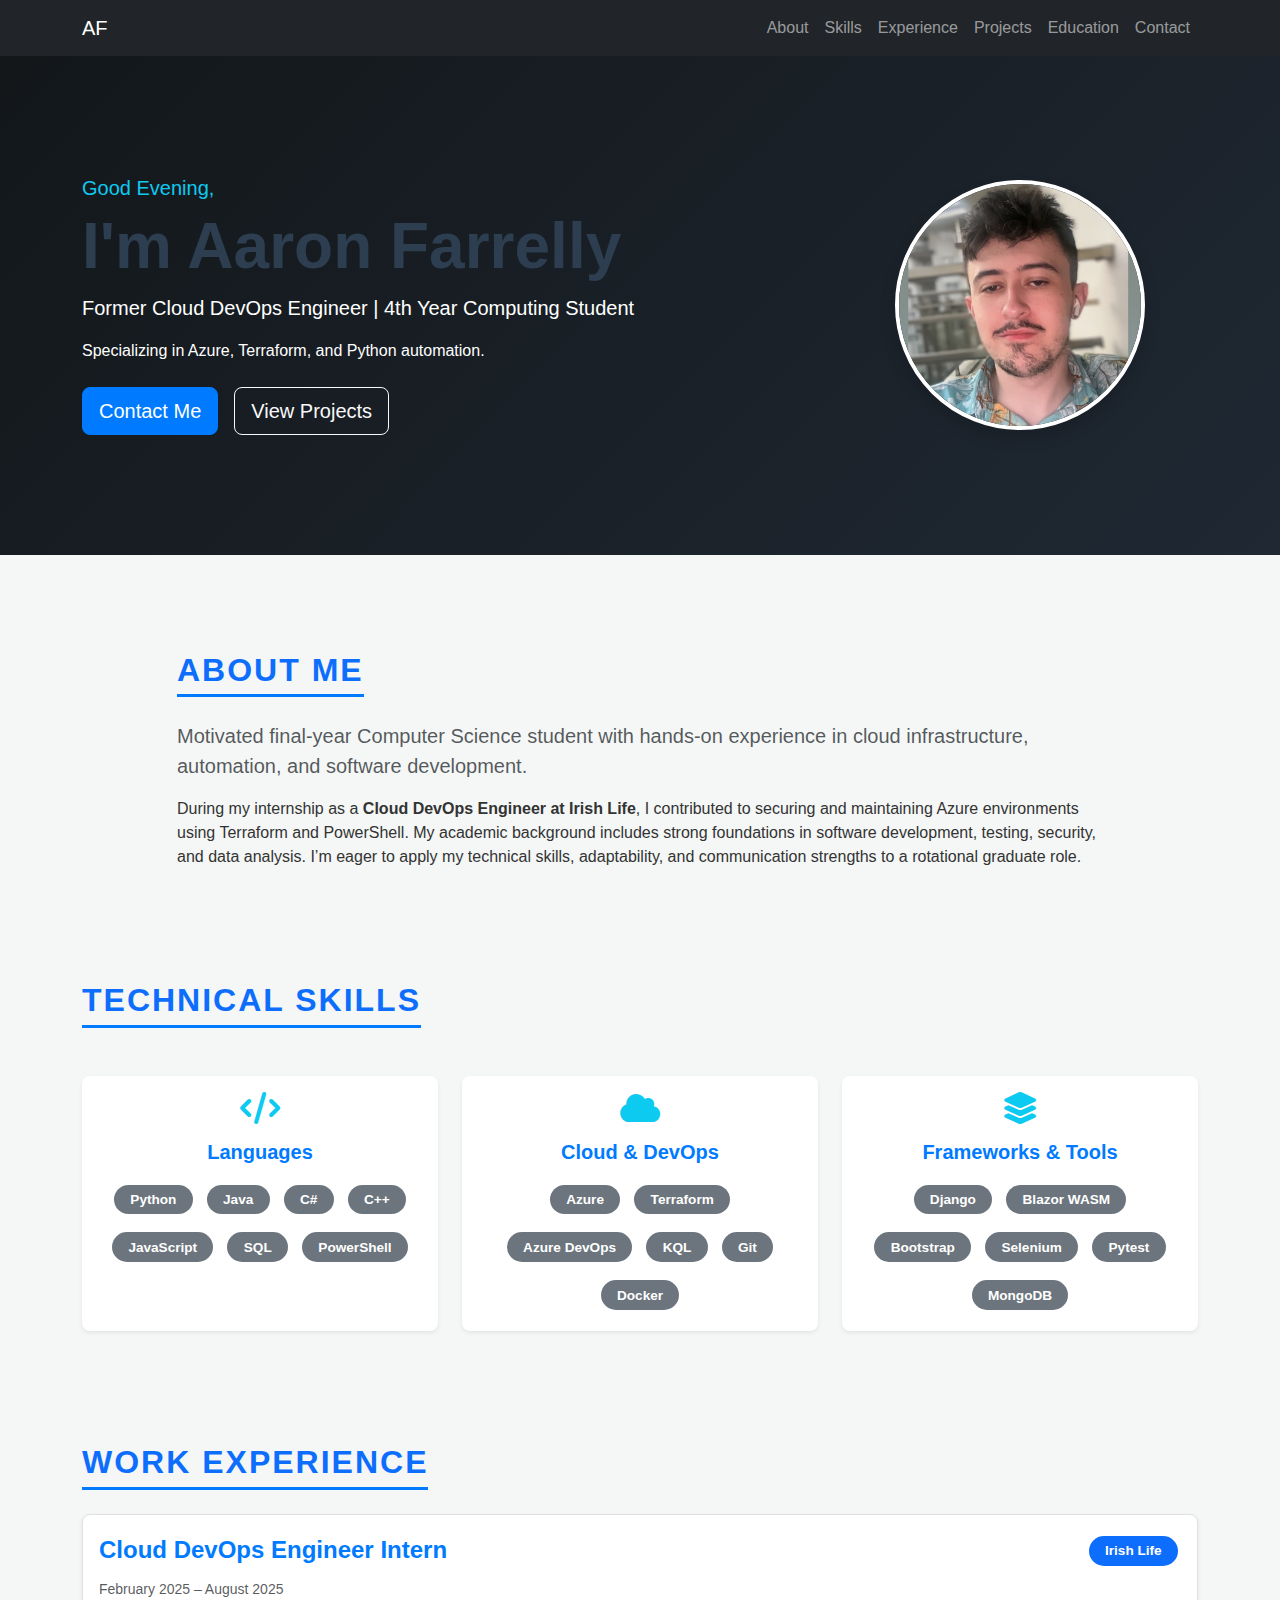
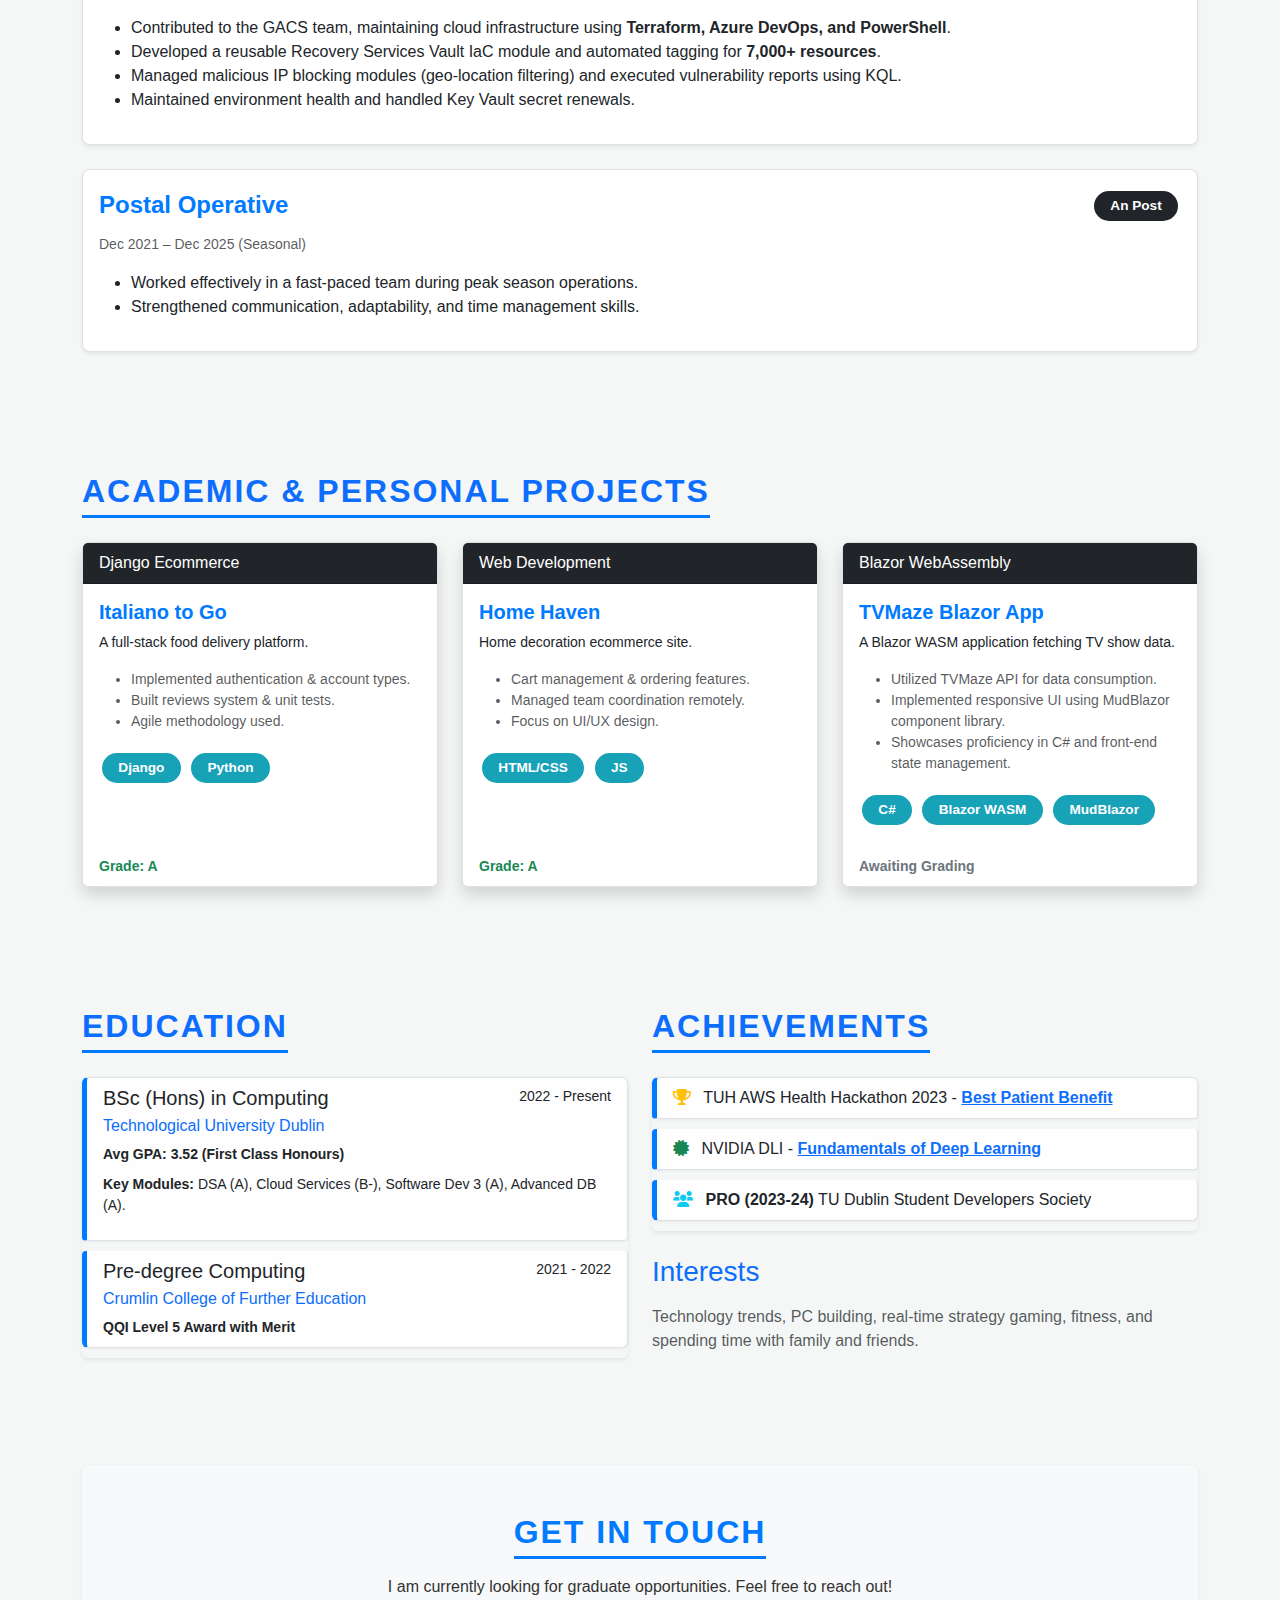
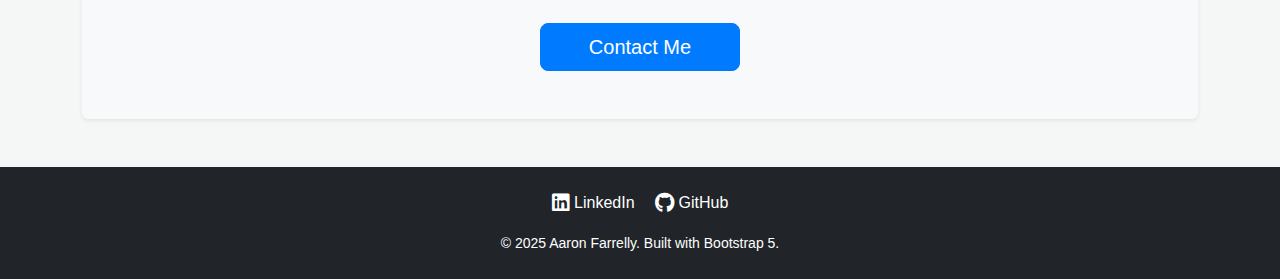
<file: index.html>
<!DOCTYPE html>
<html lang="en">
<head>
    <meta charset="UTF-8">
    <meta name="viewport" content="width=device-width, initial-scale=1.0">
    <title>Aaron Farrelly – Portfolio</title>
    <link href="https://cdn.jsdelivr.net/npm/bootstrap@5.3.2/dist/css/bootstrap.min.css" rel="stylesheet">
    <link rel="stylesheet" href="style.css">
    <link rel="stylesheet" href="https://cdnjs.cloudflare.com/ajax/libs/font-awesome/6.0.0/css/all.min.css">
</head>

<body id="home">
    <nav class="navbar navbar-expand-lg navbar-dark bg-dark sticky-top">
        <div class="container">
            <a class="navbar-brand" href="#home">AF</a>
            <button class="navbar-toggler" type="button" data-bs-toggle="collapse" data-bs-target="#navbarNav">
                <span class="navbar-toggler-icon"></span>
            </button>
            <div class="collapse navbar-collapse" id="navbarNav">
                <ul class="navbar-nav ms-auto">
                    <li class="nav-item"><a class="nav-link" href="#about">About</a></li>
                    <li class="nav-item"><a class="nav-link" href="#skills">Skills</a></li>
                    <li class="nav-item"><a class="nav-link" href="#experience">Experience</a></li>
                    <li class="nav-item"><a class="nav-link" href="#projects">Projects</a></li>
                    <li class="nav-item"><a class="nav-link" href="#education">Education</a></li>
                    <li class="nav-item"><a class="nav-link" href="#contact">Contact</a></li>
                </ul>
            </div>
        </div>
    </nav>

    <header class="hero-section text-white d-flex align-items-center hero-pan">
        <div class="container">
            <div class="row align-items-center">
                <div class="col-md-8">
                    <h5 class="text-info" id="greeting">Hello!</h5>
                    <h1 class="display-3 fw-bold header-pulse">I'm Aaron Farrelly</h1>
                    <p class="lead">Former Cloud DevOps Engineer | 4th Year Computing Student</p>
                    <p class="mb-4">Specializing in Azure, Terraform, and Python automation.</p>
                    <div class="d-flex gap-3">
                        <button type="button" class="btn btn-primary btn-lg" data-bs-toggle="modal"
                            data-bs-target="#contactModal">
                            Contact Me
                        </button>
                        <a href="#projects" class="btn btn-outline-light btn-lg">View Projects</a>
                    </div>
                </div>
                <div class="col-md-4 text-center d-none d-md-block">
                    <img src="images/profile_photo.jpeg" alt="Aaron Farrelly"
                    class="img-fluid rounded-circle border border-4 border-white shadow">
                </div>
            </div>
        </div>
    </header>

    <div class="container my-5">

        <section id="about" class="py-5">
            <div class="row justify-content-center">
                <div class="col-lg-10">
                    <h2 class="text-center mb-4 text-primary fw-bold">About Me</h2>
                    <p class="lead text-muted">
                        Motivated final-year Computer Science student with hands-on experience in cloud infrastructure,
                        automation, and software development.
                    </p>
                    <p>
                        During my internship as a <strong>Cloud DevOps Engineer at Irish Life</strong>,
                        I contributed to securing and maintaining Azure environments using Terraform and PowerShell.
                        My academic background includes strong foundations in software development, testing, security,
                        and data analysis.
                        I’m eager to apply my technical skills, adaptability, and communication strengths to a
                        rotational graduate role.
                    </p>
                </div>
            </div>
        </section>

        <section id="skills" class="py-5">
            <h2 class="text-center mb-5 text-primary fw-bold">Technical Skills</h2>
            <div class="row">
                <div class="col-md-4 mb-3">
                    <div class="card h-100 border-0 shadow-sm hover-card">
                        <div class="card-body text-center">
                        <i class="fa-solid fa-code fa-2x mb-3 text-info"></i>
                            <h5 class="card-title">Languages</h5>
                            <div class="d-flex flex-wrap justify-content-center gap-2 mt-3">
                                <span class="badge bg-secondary">Python</span>
                                <span class="badge bg-secondary">Java</span>
                                <span class="badge bg-secondary">C#</span>
                                <span class="badge bg-secondary">C++</span>
                                <span class="badge bg-secondary">JavaScript</span>
                                <span class="badge bg-secondary">SQL</span>
                                <span class="badge bg-secondary">PowerShell</span>
                            </div>
                        </div>
                    </div>
                </div>
                <div class="col-md-4 mb-3">
                    <div class="card h-100 border-0 shadow-sm hover-card">
                        <div class="card-body text-center">
                            <i class="fa-solid fa-cloud fa-2x mb-3 text-info"></i>
                            <h5 class="card-title">Cloud & DevOps</h5>
                            <div class="d-flex flex-wrap justify-content-center gap-2 mt-3">
                                <span class="badge bg-secondary">Azure</span>
                                <span class="badge bg-secondary">Terraform</span>
                                <span class="badge bg-secondary">Azure DevOps</span>
                                <span class="badge bg-secondary">KQL</span>
                                <span class="badge bg-secondary">Git</span>
                                <span class="badge bg-secondary">Docker</span>
                            </div>
                        </div>
                    </div>
                </div>
                <div class="col-md-4 mb-3">
                    <div class="card h-100 border-0 shadow-sm hover-card">
                        <div class="card-body text-center">
                            <i class="fa-solid fa-layer-group fa-2x mb-3 text-info"></i>
                            <h5 class="card-title">Frameworks & Tools</h5>
                            <div class="d-flex flex-wrap justify-content-center gap-2 mt-3">
                                <span class="badge bg-secondary">Django</span>
                                <span class="badge bg-secondary">Blazor WASM</span>
                                <span class="badge bg-secondary">Bootstrap</span>
                                <span class="badge bg-secondary">Selenium</span>
                                <span class="badge bg-secondary">Pytest</span>
                                <span class="badge bg-secondary">MongoDB</span>
                            </div>
                        </div>
                    </div>
                </div>
            </div>
        </section>
        <section id="experience" class="py-5">
            <h2 class="mb-4 text-primary fw-bold">Work Experience</h2>
            <div class="card mb-4 shadow-sm">
                <div class="card-body">
                    <div class="d-flex justify-content-between align-items-center mb-2">
                        <h4 class="card-title mb-0">Cloud DevOps Engineer Intern</h4>
                        <span class="badge bg-primary">Irish Life</span>
                    </div>
                    <p class="text-muted small">February 2025 – August 2025</p>
                    <ul>
                        <li>Contributed to the GACS team, maintaining cloud infrastructure using <strong>Terraform,
                                Azure DevOps, and PowerShell</strong>.</li>
                        <li>Developed a reusable Recovery Services Vault IaC module and automated tagging for
                            <strong>7,000+ resources</strong>.</li>
                        <li>Managed malicious IP blocking modules (geo-location filtering) and executed vulnerability
                            reports using KQL.</li>
                        <li>Maintained environment health and handled Key Vault secret renewals.</li>
                    </ul>
                </div>
            </div>

            <div class="card mb-4 shadow-sm">
                <div class="card-body">
                    <div class="d-flex justify-content-between align-items-center mb-2">
                        <h4 class="card-title mb-0">Postal Operative</h4>
                        <span class="badge bg-dark">An Post</span>
                    </div>
                    <p class="text-muted small">Dec 2021 – Dec 2025 (Seasonal)</p>
                    <ul>
                        <li>Worked effectively in a fast-paced team during peak season operations.</li>
                        <li>Strengthened communication, adaptability, and time management skills.</li>
                    </ul>
                </div>
            </div>
        </section>

        <section id="projects" class="py-5">
            <h2 class="mb-4 text-primary fw-bold">Academic & Personal Projects</h2>
            <div class="row">
                <div class="col-lg-4 col-md-6 mb-4">
                    <div class="card h-100 shadow hover-card">
                        <div class="card-header bg-dark text-white">Django Ecommerce</div>
                        <div class="card-body">
                            <h5 class="card-title">Italiano to Go</h5>
                            <p class="card-text small">A full-stack food delivery platform.</p>
                            <ul class="small text-muted">
                                <li>Implemented authentication & account types.</li>
                                <li>Built reviews system & unit tests.</li>
                                <li>Agile methodology used.</li>
                            </ul>
                            <div class="mt-3">
                                <span class="badge bg-info text-dark">Django</span>
                                <span class="badge bg-info text-dark">Python</span>
                            </div>
                        </div>
                        <div class="card-footer bg-white border-top-0">
                            <small class="text-success fw-bold">Grade: A</small>
                        </div>
                    </div>
                </div>
                <div class="col-lg-4 col-md-6 mb-4">
                    <div class="card h-100 shadow hover-card">
                        <div class="card-header bg-dark text-white">Web Development</div>
                        <div class="card-body">
                            <h5 class="card-title">Home Haven</h5>
                            <p class="card-text small">Home decoration ecommerce site.</p>
                            <ul class="small text-muted">
                                <li>Cart management & ordering features.</li>
                                <li>Managed team coordination remotely.</li>
                                <li>Focus on UI/UX design.</li>
                            </ul>
                            <div class="mt-3">
                                <span class="badge bg-info text-dark">HTML/CSS</span>
                                <span class="badge bg-info text-dark">JS</span>
                            </div>
                        </div>
                        <div class="card-footer bg-white border-top-0">
                            <small class="text-success fw-bold">Grade: A</small>
                        </div>
                    </div>
                </div>
                <div class="col-lg-4 col-md-6 mb-4">
                    <div class="card h-100 shadow hover-card">
                        <div class="card-header bg-dark text-white">Blazor WebAssembly</div>
                        <div class="card-body">
                            <h5 class="card-title">TVMaze Blazor App</h5>
                            <p class="card-text small">A Blazor WASM application fetching TV show data.</p>
                            <ul class="small text-muted">
                                <li>Utilized TVMaze API for data consumption.</li>
                                <li>Implemented responsive UI using MudBlazor component library.</li>
                                <li>Showcases proficiency in C# and front-end state management.</li>
                            </ul>
                            <div class="mt-3">
                                <span class="badge bg-info text-dark">C#</span>
                                <span class="badge bg-info text-dark">Blazor WASM</span>
                                <span class="badge bg-info text-dark">MudBlazor</span>
                            </div>
                        </div>
                        <div class="card-footer bg-white border-top-0">
                            <small class="text-secondary fw-bold">Awaiting Grading</small>
                        </div>
                    </div>
                </div>
                </div>
        </section>

        <section id="education" class="py-5">
            <div class="row"> 
                <div class="col-lg-6 mb-5 mb-lg-0">
                    <h2 class="mb-4 text-primary fw-bold">Education</h2>
                    <div class="list-group shadow-sm">
                        <div class="list-group-item list-group-item-action">
                            <div class="d-flex w-100 justify-content-between">
                                <h5 class="mb-1">BSc (Hons) in Computing</h5>
                                <small>2022 - Present</small>
                            </div>
                            <p class="mb-1 text-primary">Technological University Dublin</p>
                            <small><strong>Avg GPA: 3.52 (First Class Honours)</strong></small>
                            <p class="small mt-2">
                                <strong>Key Modules:</strong> DSA (A), Cloud Services (B-), Software Dev 3 (A), Advanced DB
                                (A).
                            </p>
                        </div>
                        <div class="list-group-item list-group-item-action">
                            <div class="d-flex w-100 justify-content-between">
                                <h5 class="mb-1">Pre-degree Computing</h5>
                                <small>2021 - 2022</small>
                            </div>
                            <p class="mb-1 text-primary">Crumlin College of Further Education</p>
                            <small><strong> QQI Level 5 Award with Merit </strong></small>
                        </div>
                    </div>
                </div>
                <div class="col-lg-6">
                    <h2 class="mb-4 text-primary fw-bold">Achievements</h2>
                    <ul class="list-group shadow-sm mb-4">
                        <li class="list-group-item"><i class="fa-solid fa-trophy text-warning me-2"></i> TUH AWS Health Hackathon 2023 - 
                            <a href="https://www.imt.ie/news/tu-dublin-students-create-innovative-tech-based-solutions-to-tackle-healthcare-issues-26-09-2023/">
                                <strong>Best Patient Benefit</strong>
                            </a></li>
                        <li class="list-group-item"><i class="fa-solid fa-certificate text-success me-2"></i> NVIDIA DLI -
                            <a href="https://learn.nvidia.com/certificates?id=dfb3ce98989e44d395736401c86afad3">
                            <strong>Fundamentals of Deep Learning</strong>
                            </a></li>
                        <li class="list-group-item"><i class="fa-solid fa-users text-info me-2"></i> <strong>PRO
                                (2023-24)</strong> TU Dublin Student Developers Society</li>
                    </ul>
                    <h3 class="mb-3 text-primary">Interests</h3>
                    <p class="text-muted">
                        Technology trends, PC building, real-time strategy gaming, fitness, and spending time with family
                        and friends.
                    </p>
                </div>
            </div>
        </section>

        <section id="contact" class="text-center py-5 my-5 bg-light rounded shadow-sm">
            <h2 class="mb-3 fw-bold">Get In Touch</h2>
            <p class="mb-4">I am currently looking for graduate opportunities. Feel free to reach out!</p>
            <button type="button" class="btn btn-primary btn-lg px-5" data-bs-toggle="modal"
                data-bs-target="#contactModal">
                Contact Me
            </button>
        </section>
    </div>

    <footer class="bg-dark text-white text-center p-4">
        <div class="container">
            <div class="mb-3">
                <a href="https://linkedin.com/in/aaron-farrelly" class="text-white mx-2 text-decoration-none"><i
                        class="fab fa-linkedin fa-lg"></i> LinkedIn</a>
                <a href="https://github.com/afarrelly90" class="text-white mx-2 text-decoration-none"><i
                        class="fab fa-github fa-lg"></i> GitHub</a>
            </div>
            <small>&copy; 2025 Aaron Farrelly. Built with Bootstrap 5.</small>
        </div>
    </footer>

    <div class="modal fade" id="contactModal" tabindex="-1" aria-labelledby="contactModalLabel" aria-hidden="true">
        <div class="modal-dialog">
            <div class="modal-content">
                <div class="modal-header">
                    <h5 class="modal-title" id="contactModalLabel">Contact Details</h5>
                    <button type="button" class="btn-close" data-bs-dismiss="modal" aria-label="Close"></button>
                </div>
                <div class="modal-body">
                    <p>Thank you for your interest. You can contact me via:</p>
                    <ul class="list-unstyled">
                        <li class="mb-2"><strong>Email:</strong> <a
                                href="mailto:mraaronfarrelly@gmail.com">mraaronfarrelly@gmail.com</a></li>
                        <li class="mb-2"><strong>LinkedIn:</strong> <a href="https://linkedin.com/in/aaron-farrelly"
                                target="_blank">linkedin.com/in/aaron-farrelly</a></li>
                        <li class="mb-2"><strong>Location:</strong> Dublin, Ireland</li>
                    </ul>
                </div>
                <div class="modal-footer">
                    <button type="button" class="btn btn-secondary" data-bs-dismiss="modal">Close</button>
                    <a href="mailto:mraaronfarrelly@gmail.com" class="btn btn-primary">Send Email</a>
                </div>
            </div>
        </div>
    </div>

    <script src="https://cdn.jsdelivr.net/npm/bootstrap@5.3.2/dist/js/bootstrap.bundle.min.js"></script>
    <script src="script.js"></script>
</body>
</html>
</file>
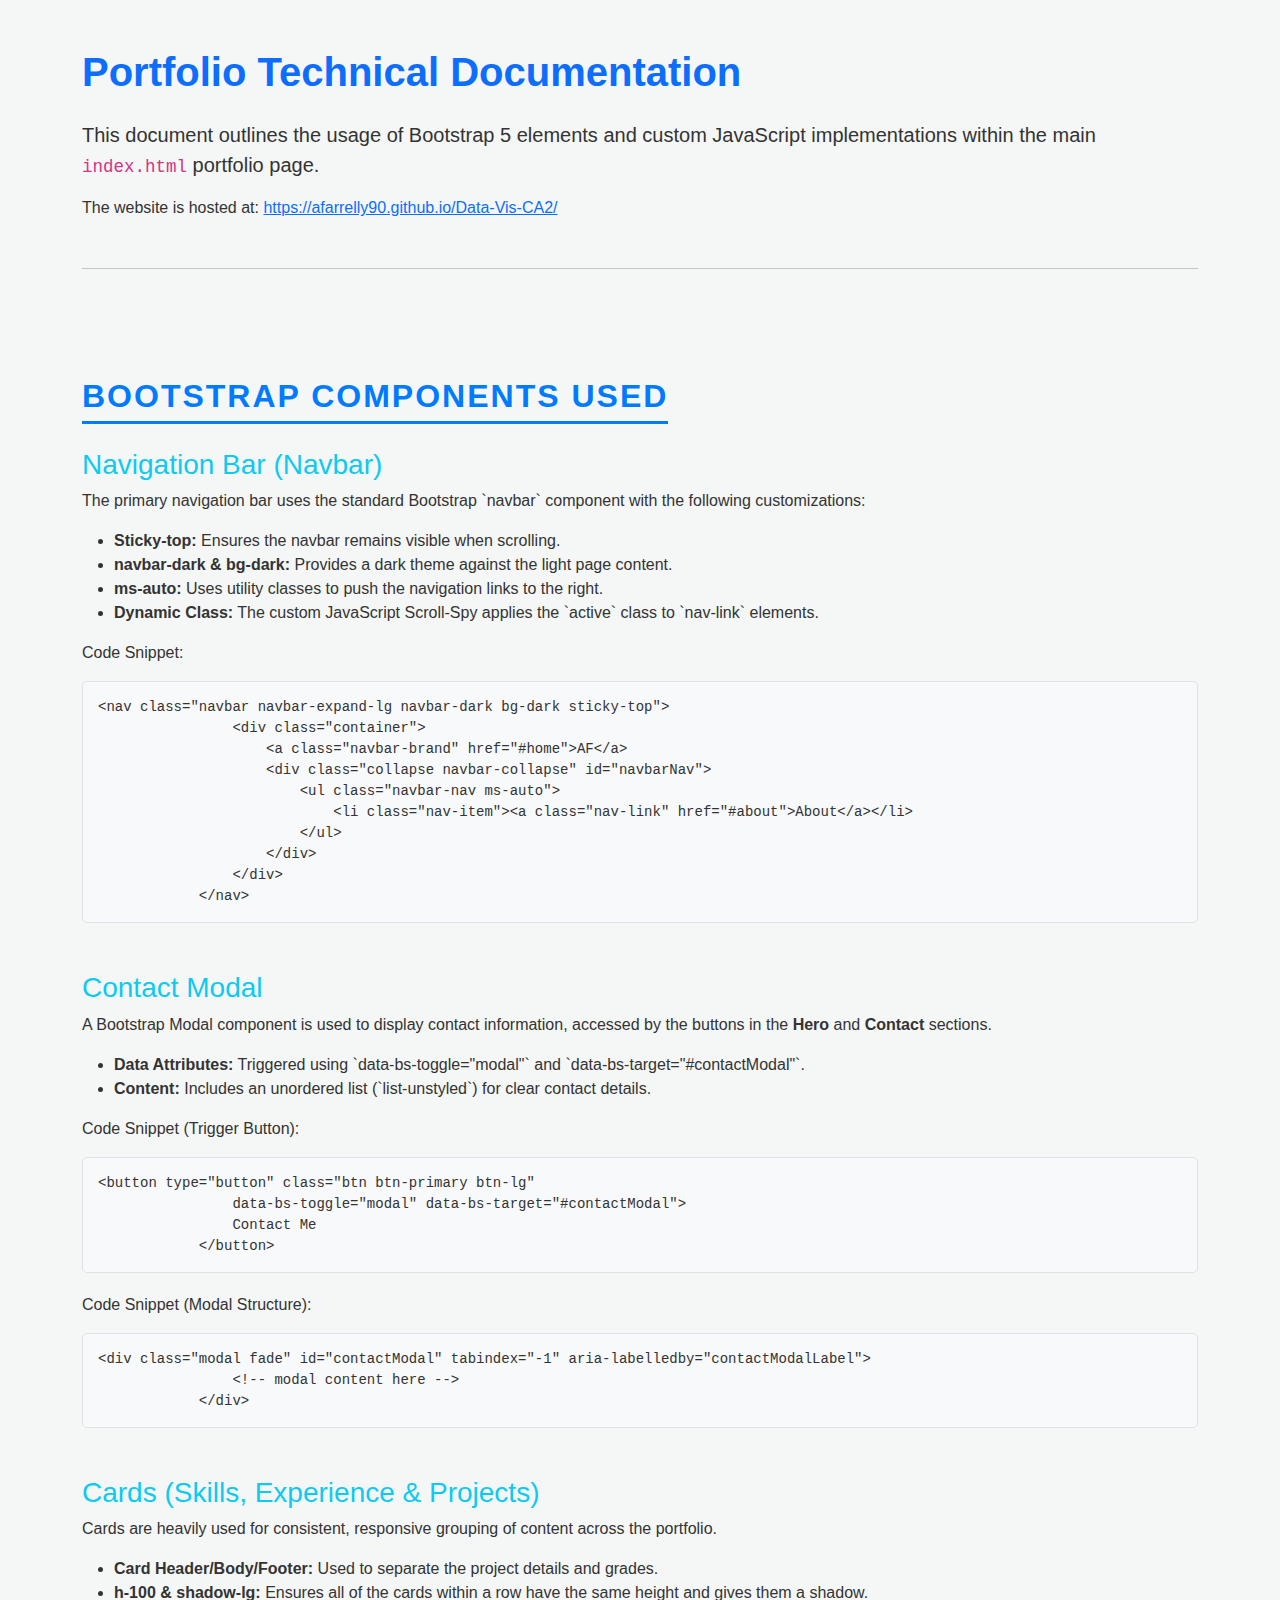
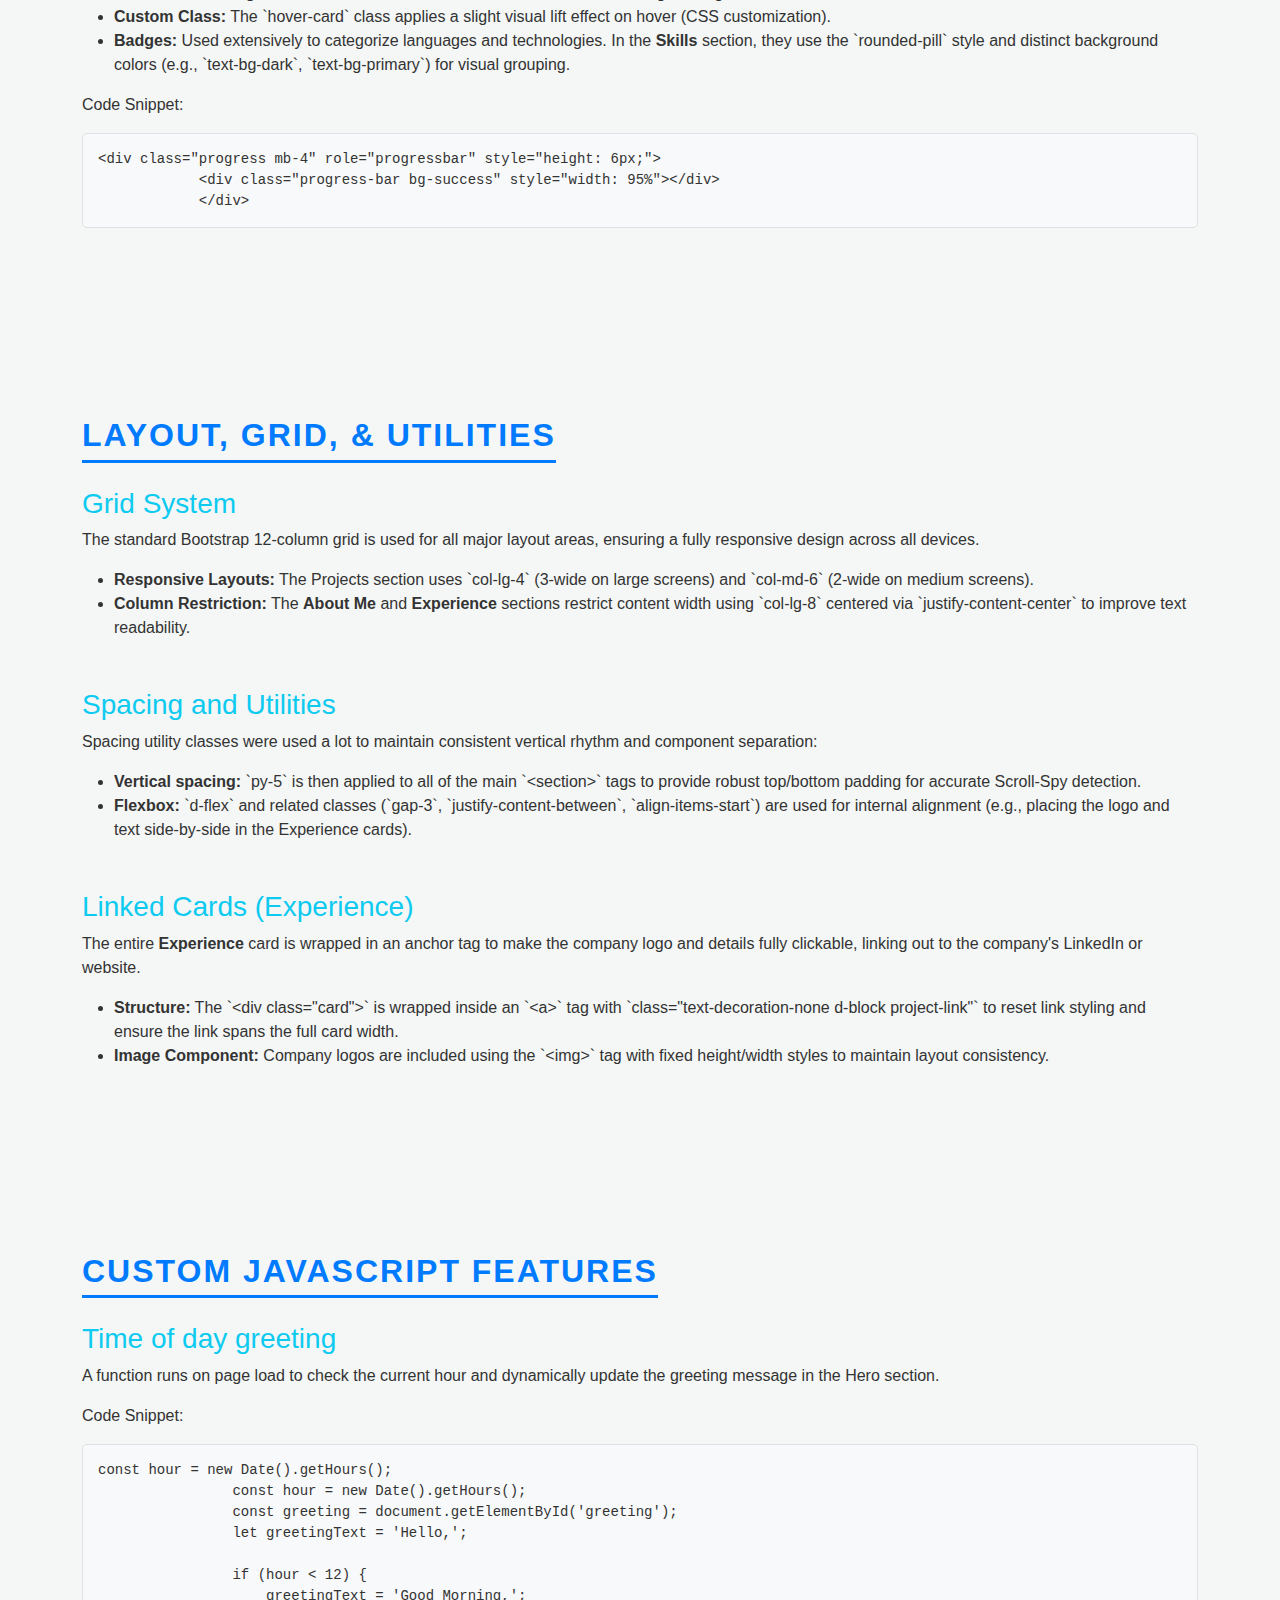
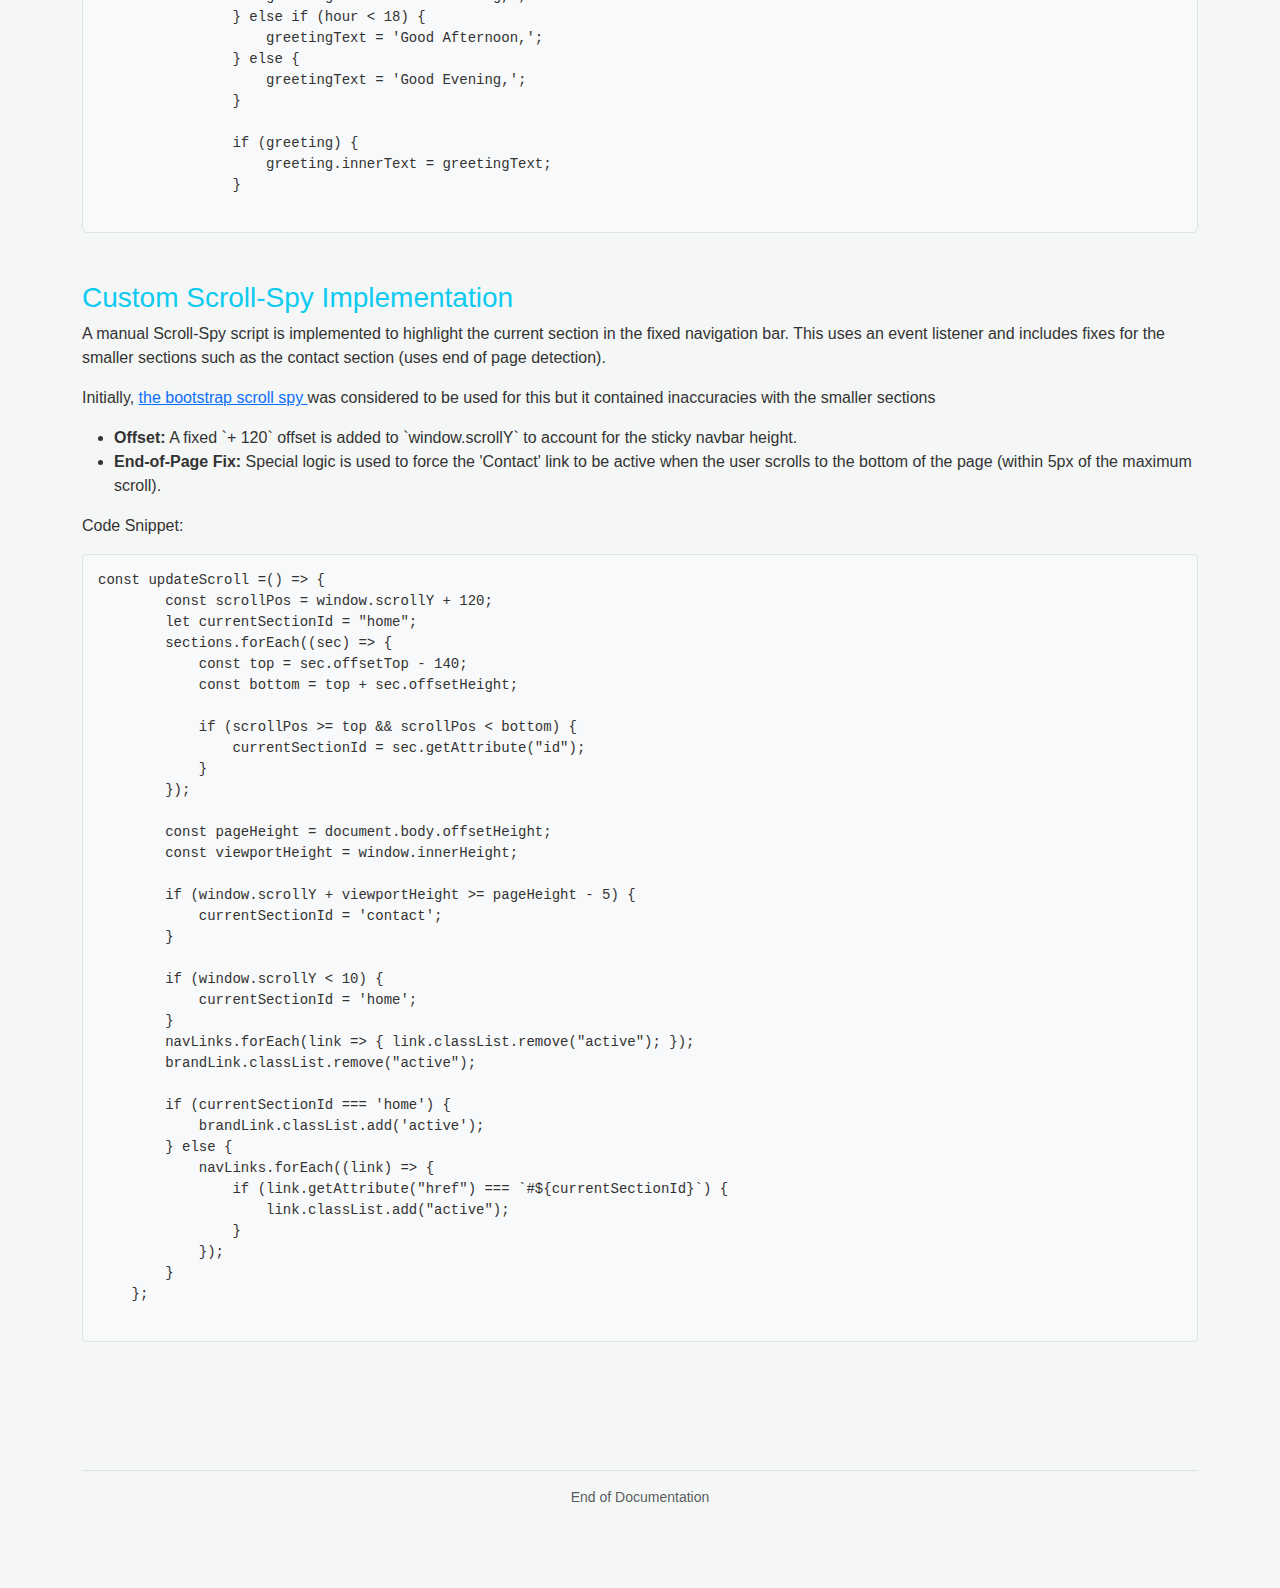
<file: components.html>
<!DOCTYPE html>
<html lang="en">

<head>
    <meta charset="UTF-8">
    <meta name="viewport" content="width=device-width, initial-scale=1.0">
    <title>Portfolio Technical Documentation</title>
    <link href="https://cdn.jsdelivr.net/npm/bootstrap@5.3.2/dist/css/bootstrap.min.css" rel="stylesheet">
    <link rel="stylesheet" href="style.css"> 
    <link rel="stylesheet" href="https://cdnjs.cloudflare.com/ajax/libs/font-awesome/6.0.0/css/all.min.css">
    <style>
        .code-block {
            background-color: #f8f9fa;
            border: 1px solid #dee2e6;
            padding: 15px;
            border-radius: 5px;
            overflow-x: auto;
            margin-bottom: 20px;
        }
    </style>
</head>

<body>

    <div class="container my-5">
        <h1 class="text-primary fw-bold mb-4">Portfolio Technical Documentation</h1>
        <p class="lead">This document outlines the usage of Bootstrap 5 elements and custom JavaScript implementations within the main <code>index.html</code> portfolio page.</p>
        <p>The website is hosted at: <a href="https://afarrelly90.github.io/Data-Vis-CA2/"> https://afarrelly90.github.io/Data-Vis-CA2/</a></p>
        <hr class="my-5">

        <section id="bootstrap-components" class="mb-5">
            <h2 class="mb-4">Bootstrap Components Used</h2>
            
            <h3 class="text-info">Navigation Bar (Navbar)</h3>
            <p>The primary navigation bar uses the standard Bootstrap `navbar` component with the following customizations:</p>
            <ul>
                <li><strong>Sticky-top:</strong> Ensures the navbar remains visible when scrolling.</li>
                <li><strong>navbar-dark & bg-dark:</strong> Provides a dark theme against the light page content.</li>
                <li><strong>ms-auto:</strong> Uses utility classes to push the navigation links to the right.</li>
                <li><strong>Dynamic Class:</strong> The custom JavaScript Scroll-Spy applies the `active` class to `nav-link` elements.</li>
            </ul>
            <p>Code Snippet:</p>
                <pre class="code-block">&lt;nav class="navbar navbar-expand-lg navbar-dark bg-dark sticky-top"&gt;
                &lt;div class="container"&gt;
                    &lt;a class="navbar-brand" href="#home"&gt;AF&lt;/a&gt;
                    &lt;div class="collapse navbar-collapse" id="navbarNav"&gt;
                        &lt;ul class="navbar-nav ms-auto"&gt;
                            &lt;li class="nav-item"&gt;&lt;a class="nav-link" href="#about"&gt;About&lt;/a&gt;&lt;/li&gt;
                        &lt;/ul&gt;
                    &lt;/div&gt;
                &lt;/div&gt;
            &lt;/nav&gt;</pre>

            <h3 class="text-info mt-5">Contact Modal</h3>
            <p>A Bootstrap Modal component is used to display contact information, accessed by the buttons in the <strong>Hero</strong> and <strong>Contact</strong> sections.</p>
            <ul>
                <li><strong>Data Attributes:</strong> Triggered using `data-bs-toggle="modal"` and `data-bs-target="#contactModal"`.</li>
                <li><strong>Content:</strong> Includes an unordered list (`list-unstyled`) for clear contact details.</li>
            </ul>
            <p>Code Snippet (Trigger Button):</p>
            <pre class="code-block">&lt;button type="button" class="btn btn-primary btn-lg" 
                data-bs-toggle="modal" data-bs-target="#contactModal"&gt;
                Contact Me
            &lt;/button&gt;</pre>
                        <p>Code Snippet (Modal Structure):</p>
                        <pre class="code-block">&lt;div class="modal fade" id="contactModal" tabindex="-1" aria-labelledby="contactModalLabel"&gt;
                &lt;!-- modal content here --&gt;
            &lt;/div&gt;</pre>

            <h3 class="text-info mt-5">Cards (Skills, Experience & Projects)</h3>
            <p>Cards are heavily used for consistent, responsive grouping of content across the portfolio.</p>
            <ul>
                <li><strong>Card Header/Body/Footer:</strong> Used to separate the project details and grades.</li>
                <li><strong>h-100 & shadow-lg:</strong> Ensures all of the cards within a row have the same height and gives them a shadow.</li>
                <li><strong>Custom Class:</strong> The `hover-card` class applies a slight visual lift effect on hover (CSS customization).</li>
                <li><strong>Badges:</strong> Used extensively to categorize languages and technologies. In the <strong>Skills</strong> section, they use the `rounded-pill` style and distinct background colors (e.g., `text-bg-dark`, `text-bg-primary`) for visual grouping.</li>
            </ul>

            <p>Code Snippet:</p>
            <pre class="code-block">&lt;div class="progress mb-4" role="progressbar" style="height: 6px;"&gt;
            &lt;div class="progress-bar bg-success" style="width: 95%"&gt;&lt;/div&gt;
            &lt;/div&gt;</pre>
        </section>

        <section id="layout-utilities" class="mb-5">
            <h2 class="mb-4">Layout, Grid, & Utilities</h2>

            <h3 class="text-info">Grid System</h3>
            <p>The standard Bootstrap 12-column grid is used for all major layout areas, ensuring a fully responsive design across all devices.</p>
            <ul>
                <li><strong>Responsive Layouts:</strong> The Projects section uses `col-lg-4` (3-wide on large screens) and `col-md-6` (2-wide on medium screens).</li>
                <li><strong>Column Restriction:</strong> The <strong>About Me</strong> and <strong>Experience</strong> sections restrict content width using `col-lg-8` centered via `justify-content-center` to improve text readability.</li>
            </ul>

            <h3 class="text-info mt-5">Spacing and Utilities</h3>
            <p>Spacing utility classes were used a lot to maintain consistent vertical rhythm and component separation:</p>
            <ul>
                <li><strong>Vertical spacing:</strong> `py-5` is then applied to all of the main `&lt;section&gt;` tags to provide robust top/bottom padding for accurate Scroll-Spy detection.</li>
                <li><strong>Flexbox:</strong> `d-flex` and related classes (`gap-3`, `justify-content-between`, `align-items-start`) are used for internal alignment (e.g., placing the logo and text side-by-side in the Experience cards).</li>
            </ul>

            <h3 class="text-info mt-5">Linked Cards (Experience)</h3>
            <p>The entire <strong>Experience</strong> card is wrapped in an anchor tag to make the company logo and details fully clickable, linking out to the company's LinkedIn or website.</p>
            <ul>
                <li><strong>Structure:</strong> The `&lt;div class="card"&gt;` is wrapped inside an `&lt;a&gt;` tag with `class="text-decoration-none d-block project-link"` to reset link styling and ensure the link spans the full card width.</li>
                <li><strong>Image Component:</strong> Company logos are included using the `&lt;img&gt;` tag with fixed height/width styles to maintain layout consistency.</li>
            </ul>
        </section>

        <section id="custom-javascript" class="mb-5">
            <h2 class="mb-4">Custom JavaScript Features</h2>
            
            <h3 class="text-info">Time of day greeting</h3>
            <p>A function runs on page load to check the current hour and dynamically update the greeting message in the Hero section.</p>
            <p>Code Snippet:</p>
            <pre class="code-block">const hour = new Date().getHours();
                const hour = new Date().getHours();
                const greeting = document.getElementById('greeting');
                let greetingText = 'Hello,';

                if (hour < 12) {
                    greetingText = 'Good Morning,';
                } else if (hour < 18) {
                    greetingText = 'Good Afternoon,';
                } else {
                    greetingText = 'Good Evening,';
                }
                
                if (greeting) {
                    greeting.innerText = greetingText;
                }
            </pre>

            <h3 class="text-info mt-5">Custom Scroll-Spy Implementation</h3>
            <p>A manual Scroll-Spy script is implemented to highlight the current section in the fixed navigation bar. This uses an event listener and includes fixes for the smaller sections such as the contact section (uses end of page detection).</p>
            <p>Initially, <a href="https://getbootstrap.com/docs/4.0/components/scrollspy/" target="_blank">the bootstrap scroll spy </a> was considered to be used for this but it contained inaccuracies with the smaller sections </p>            <ul>
                <li><strong>Offset:</strong> A fixed `+ 120` offset is added to `window.scrollY` to account for the sticky navbar height.</li>
                <li><strong>End-of-Page Fix:</strong> Special logic is used to force the 'Contact' link to be active when the user scrolls to the bottom of the page (within 5px of the maximum scroll).</li>
            </ul>
            <p>Code Snippet:</p>
            <pre class="code-block">
const updateScroll =() => {
        const scrollPos = window.scrollY + 120;
        let currentSectionId = "home"; 
        sections.forEach((sec) => {
            const top = sec.offsetTop - 140; 
            const bottom = top + sec.offsetHeight;

            if (scrollPos >= top && scrollPos < bottom) {
                currentSectionId = sec.getAttribute("id");
            }
        });

        const pageHeight = document.body.offsetHeight;
        const viewportHeight = window.innerHeight;
        
        if (window.scrollY + viewportHeight >= pageHeight - 5) {
            currentSectionId = 'contact';
        }

        if (window.scrollY < 10) { 
            currentSectionId = 'home';
        }
        navLinks.forEach(link => { link.classList.remove("active"); });
        brandLink.classList.remove("active"); 

        if (currentSectionId === 'home') {
            brandLink.classList.add('active'); 
        } else {
            navLinks.forEach((link) => {
                if (link.getAttribute("href") === `#${currentSectionId}`) {
                    link.classList.add("active");
                }
            });
        }
    };
            </pre>
        </section>

        <footer class="text-center mt-5 mb-3 p-3 border-top">
            <p class="text-muted small">End of Documentation</p>
        </footer>

    </div>

    <script src="https://cdn.jsdelivr.net/npm/bootstrap@5.3.2/dist/js/bootstrap.bundle.min.js"></script>
</body>

</html>
</file>
<file: style.css>
body {
    font-family: 'Segoe UI', Tahoma, Geneva, Verdana, sans-serif; 
    background-color: #f4f7f6; 
    color: #333;
    scroll-behavior: smooth;
    overflow-x: hidden; 
}
section {
    padding: 60px 0;
    scroll-margin-top: 70px; 
}
h1,h2, h3, h4 {
    font-family: 'Inter', sans-serif; 
    color: #2c3e50; 
}

h2{
    margin-bottom: 30px;
    font-weight: 700;
    text-transform: uppercase;
    letter-spacing: 2px; 
    color: #007bff; 
    border-bottom: 3px solid #007bff;
    display: inline-block;
    padding-bottom: 5px;
}
.navbar-nav .nav-link.active {
    color: #007bff !important; 
    font-weight: 700;
    border-bottom: 2px solid #007bff;
    padding-bottom: 3px;
}

.hero-section {
    background: linear-gradient(135deg, #13171a 0%, #1f2833 50%, #343a40 100%); 
    padding: 120px 0; 
    color: #fff;
    background-size: 200% 200%; 
}

@keyframes backgroundPan {
    0% { background-position: 0% 0%; }
    100% { background-position: 100% 100%; }
}
.hero-pan {
    animation: backgroundPan 30s linear infinite alternate;
}
@keyframes colourPulse {
    0%, 100% { 
        color: #fff; 
        text-shadow: none;
    }
    50% { 
        color: #a0c4ff; 
        text-shadow: 0 0 5px rgba(160, 196, 255, 0.5); 
    }
}

.header-pulse {
    animation: colourPulse 3.5s infinite ease-in-out; 
}

.hero-section .display-3 {
    font-weight:800;
}

.hero-section img {
    max-width: 250px; 
    height: 250px; 
    object-fit: cover;
    border: 5px solid rgba(255, 255, 255, 0.7); 
}

.card {
    border: 1px solid #e0e0e0;
    border-radius: 8px; 
    box-shadow: 0 4px 10px rgba(0, 0, 0, 0.05);
}

.hover-card {
    transition: transform 0.3s ease, box-shadow 0.3s ease;
}

.hover-card:hover {
    transform: translateY(-8px); 
    box-shadow: 0 15px 30px rgba(0,0,0,0.2) !important; 
}

.btn-primary {
    background-color: #007bff !important;
    border-color: #007bff !important;
    transition: all 0.2s ease;
}
.btn-primary:hover {
    background-color: #004085 !important; 
    border-color: #004085 !important;
    transform: scale(1.05); 
}
.badge {
    padding: 0.6em 1.2em;
    font-size: 0.85rem;
    font-weight: 600;
    border-radius: 50rem; 
    margin: 5px 3px;
    transition: background-color 0.2s;
}

.bg-secondary {
    background-color: #6c757d !important;
}

.bg-info {
    background-color: #17a2b8 !important; 
    color: white !important;
}

.card-title {
    color: #007bff;
    font-weight: 600;
}

.list-group-item {
    border-left: 5px solid #007bff;
    margin-bottom: 10px;
    background-color: #fefefe;
    border-radius: 0.25rem;
    box-shadow: 0 1px 3px rgba(0,0,0,0.05);
    transition: all 0.2s ease-in-out;
}
.list-group-item:hover {
    background-color: #e9ecef;
    transform: translateX(5px);
}
.scroll-reveal {
    opacity: 0;
    transform: translateY(25px);
    transition: opacity 0.5s ease-out, transform .5s ease-out;
}
.scroll-reveal.visible {
    opacity: 1;
    transform: translateY(0);
}
</file>
